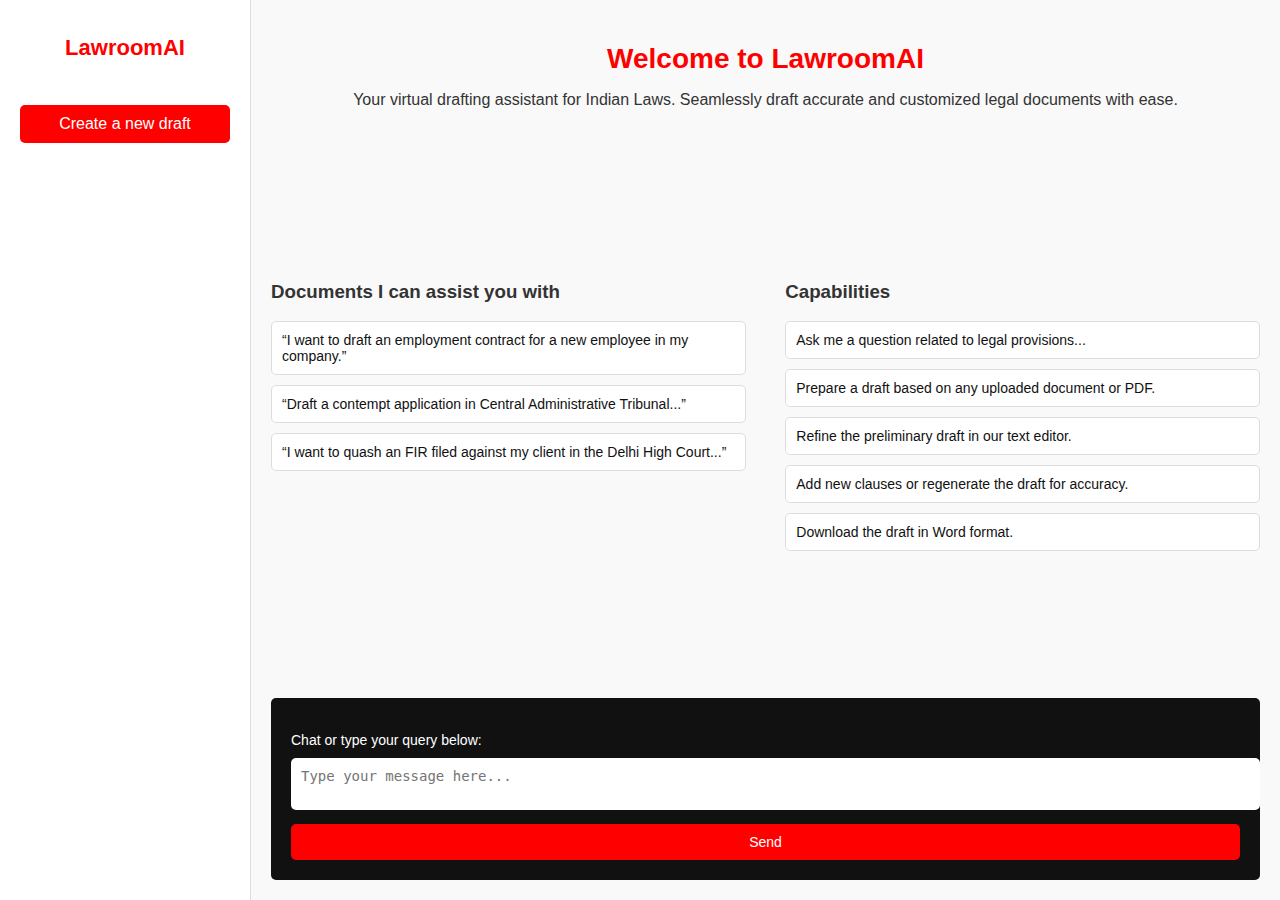
<file: index.html>
<!DOCTYPE html>
<html lang="en">
<head>
    <meta charset="UTF-8">
    <meta name="viewport" content="width=device-width, initial-scale=1.0">
    <title>LawroomAI Drafting Bot</title>
    <link rel="stylesheet" href="styles.css">
</head>
<body>
    <div class="container">
        <aside class="sidebar">
            <div class="sidebar-content">
                <h1 class="logo">LawroomAI</h1>
                <button class="menu-button">Create a new draft</button>
            </div>
        </aside>
        <main class="main-content">
            <section class="welcome">
                <h2>Welcome to LawroomAI</h2>
                <p>Your virtual drafting assistant for Indian Laws. Seamlessly draft accurate and customized legal documents with ease.</p>
            </section>
            <section class="features">
                <div class="documents">
                    <h3>Documents I can assist you with</h3>
                    <button class="document-option" data-text="I want to draft an employment contract for a new employee in my company.">“I want to draft an employment contract for a new employee in my company.”</button>
                    <button class="document-option" data-text="Draft a contempt application in Central Administrative Tribunal...">“Draft a contempt application in Central Administrative Tribunal...”</button>
                    <button class="document-option" data-text="I want to quash an FIR filed against my client in the Delhi High Court...">“I want to quash an FIR filed against my client in the Delhi High Court...”</button>
                </div>
                <div class="capabilities">
                    <h3>Capabilities</h3>
                    <button>Ask me a question related to legal provisions...</button>
                    <button>Prepare a draft based on any uploaded document or PDF.</button>
                    <button>Refine the preliminary draft in our text editor.</button>
                    <button>Add new clauses or regenerate the draft for accuracy.</button>
                    <button>Download the draft in Word format.</button>
                </div>
            </section>
            <footer class="chat-section">
                <p>Chat or type your query below:</p>
                <textarea id="chatInput" placeholder="Type your message here..."></textarea>
                <button class="send-btn" onclick="redirectToPage()">Send</button>
            </footer>
        </main>
    </div>

    <script>
        // JavaScript to handle populating the input box
        document.querySelectorAll('.document-option').forEach(button => {
            button.addEventListener('click', () => {
                const text = button.getAttribute('data-text'); // Get the text from the data attribute
                const chatInput = document.getElementById('chatInput');
                chatInput.value = text; // Set the input box value to the clicked option's text
                chatInput.focus(); // Automatically focus on the chat box
            });
        });

        // Function to redirect to page2.html
        function redirectToPage() {
            window.location.href = "page2.html";
        }
    </script>
</body>
</html>
</file>
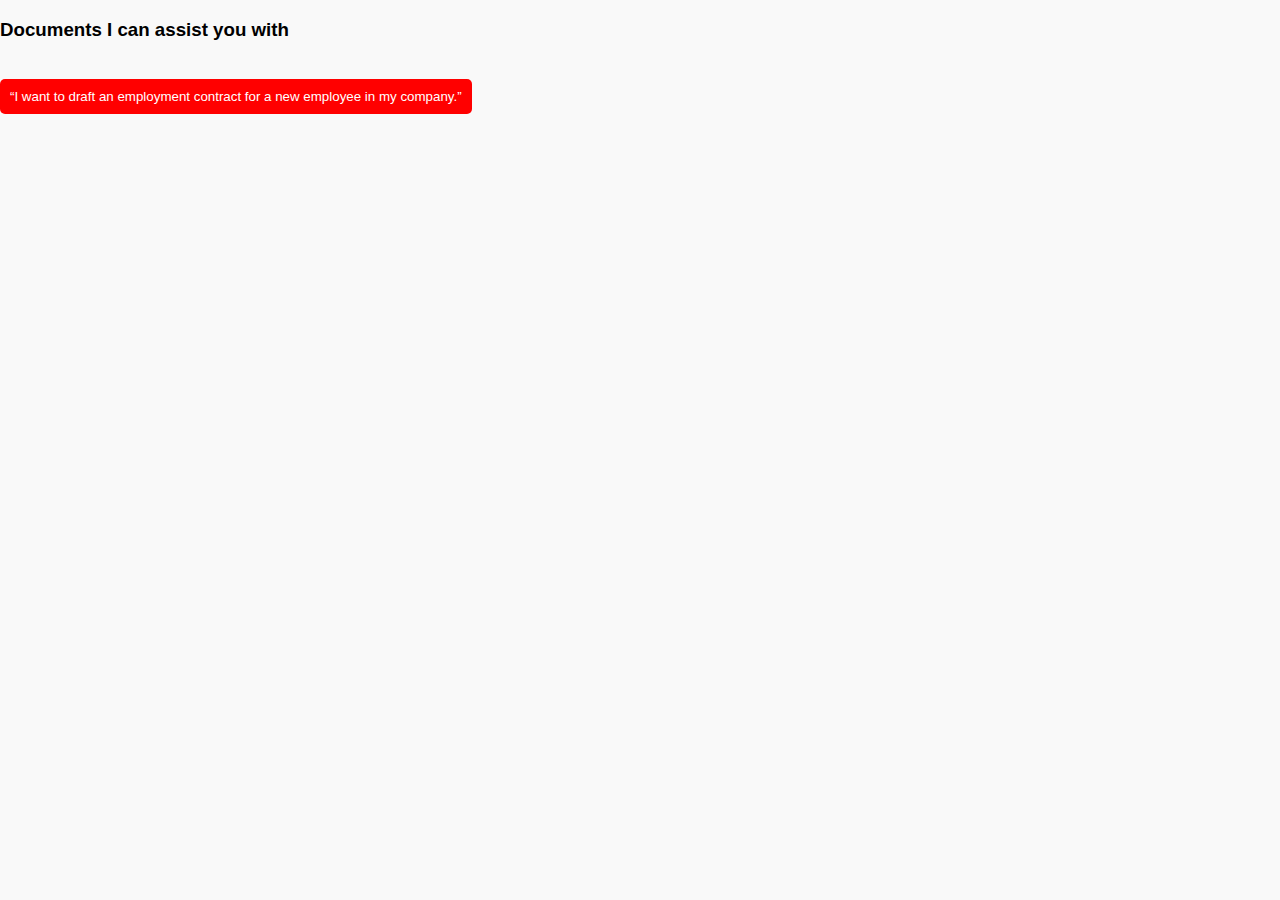
<file: page2.html>
<!DOCTYPE html>
<html lang="en">
<head>
    <meta charset="UTF-8">
    <meta name="viewport" content="width=device-width, initial-scale=1.0">
    <title>LawroomAI Drafting Bot</title>
    <style>
        body {
            font-family: Arial, sans-serif;
            margin: 0;
            padding: 0;
            display: flex;
            flex-direction: column;
            background-color: #f9f9f9;
        }

        #main-container {
            display: flex;
            flex-direction: row;
            height: 100vh;
            width: 100%;
        }

        .editor-container {
            display: flex;
            flex: 1;
            flex-direction: row;
            padding: 20px;
            gap: 20px;
        }

        .editor {
            flex: 2;
            background: white;
            padding: 20px;
            border: 1px solid #ddd;
            overflow-y: auto;
        }

        .fields {
            flex: 1;
            background: #f9f9f9;
            padding: 20px;
            border-left: 1px solid #ddd;
            overflow-y: auto;
        }

        .fields form {
            display: flex;
            flex-direction: column;
            gap: 15px;
        }

        input {
            padding: 8px;
            border: 1px solid #ddd;
            border-radius: 4px;
        }

        input:focus {
            outline: none;
            border-color: red;
        }

        .features .documents button {
            margin-top: 20px;
            padding: 10px;
            background-color: red;
            color: white;
            border: none;
            border-radius: 5px;
            cursor: pointer;
        }

        .features .documents button:hover {
            background-color: #cc0000;
        }
    </style>
</head>
<body>
    <div id="main-container">
        <!-- Draft Editor Section -->
        <div class="editor-container" style="display: none;">
            <div class="editor">
                <h2>Employment Contract</h2>
                <div id="draft-content">
                    <!-- The draft template goes here -->
                    <p>
                        This Employment Contract ("Contract") is made on this 
                        <span id="day-placeholder">{day}</span> day of 
                        <span id="month-placeholder">{month}</span>, 
                        <span id="year-placeholder">{year}</span>, between 
                        <span id="company-name-placeholder">{company_name}</span>, a company incorporated under the Companies Act, 2013, having its registered office at 
                        <span id="company-address-placeholder">{company_address}</span> (hereinafter referred to as the "Employer"), and 
                        <span id="employee-name-placeholder">{employee_name}</span>, S/o, D/o, W/o 
                        <span id="parent-spouse-placeholder">{parent_spouse_name}</span>, residing at 
                        <span id="employee-address-placeholder">{employee_address}</span> (hereinafter referred to as the "Employee").
                    </p>
                    <p>
                        WHEREAS the Employer desires to employ the Employee, and the Employee desires to be employed by the Employer, and both parties wish to specify the terms and conditions of such employment;
                    </p>
                    <p>NOW, THEREFORE, in consideration of the mutual covenants and agreements contained herein, the parties hereto agree as follows:</p>
                    <ul>
                        <li>
                            <b>Position and Duties:</b>
                            <ul>
                                <li>That the Employee shall be employed in the capacity of <span id="job-title-placeholder">{job_title}</span>.</li>
                                <li>That the Employee agrees to perform all duties and responsibilities related to the position as may be reasonably assigned by the Employer.</li>
                            </ul>
                        </li>
                        <!-- Add other sections of the draft here -->
                    </ul>
                </div>
            </div>
            <div class="fields">
                <h3>Fill Details</h3>
                <form id="details-form">
                    <label>Day</label>
                    <input type="text" id="day-input" placeholder="Day" />
                    
                    <label>Month</label>
                    <input type="text" id="month-input" placeholder="Month" />
                    
                    <label>Year</label>
                    <input type="text" id="year-input" placeholder="Year" />
                    
                    <label>Company Name</label>
                    <input type="text" id="company-name-input" placeholder="Company Name" />
                    
                    <label>Company Address</label>
                    <input type="text" id="company-address-input" placeholder="Company Address" />
                    
                    <label>Employee Name</label>
                    <input type="text" id="employee-name-input" placeholder="Employee Name" />
                    
                    <label>Parent/Spouse Name</label>
                    <input type="text" id="parent-spouse-input" placeholder="Parent/Spouse Name" />
                    
                    <label>Employee Address</label>
                    <input type="text" id="employee-address-input" placeholder="Employee Address" />
                    
                    <label>Job Title</label>
                    <input type="text" id="job-title-input" placeholder="Job Title" />
                </form>
            </div>
        </div>
        <!-- Draft Selection Section -->
        <div class="main-content">
            <section class="features">
                <div class="documents">
                    <h3>Documents I can assist you with</h3>
                    <button id="employment-contract-btn">“I want to draft an employment contract for a new employee in my company.”</button>
                </div>
            </section>
        </div>
    </div>

    <script>
        // Handle showing the editor when "Send" is clicked
        document.getElementById('employment-contract-btn').addEventListener('click', () => {
            document.querySelector('.editor-container').style.display = 'flex';
            document.querySelector('.main-content').style.display = 'none';
        });

        // Update draft content dynamically
        const fields = [
            { inputId: 'day-input', placeholderId: 'day-placeholder' },
            { inputId: 'month-input', placeholderId: 'month-placeholder' },
            { inputId: 'year-input', placeholderId: 'year-placeholder' },
            { inputId: 'company-name-input', placeholderId: 'company-name-placeholder' },
            { inputId: 'company-address-input', placeholderId: 'company-address-placeholder' },
            { inputId: 'employee-name-input', placeholderId: 'employee-name-placeholder' },
            { inputId: 'parent-spouse-input', placeholderId: 'parent-spouse-placeholder' },
            { inputId: 'employee-address-input', placeholderId: 'employee-address-placeholder' },
            { inputId: 'job-title-input', placeholderId: 'job-title-placeholder' },
        ];

        fields.forEach(field => {
            const input = document.getElementById(field.inputId);
            const placeholder = document.getElementById(field.placeholderId);

            input.addEventListener('input', () => {
                placeholder.textContent = input.value || `{${field.placeholderId.split('-')[0]}}`;
            });
        });
    </script>
</body>
</html>
</file>
<file: styles.css>
/* styles.css */
body {
    font-family: Arial, sans-serif;
    margin: 0;
    padding: 0;
    display: flex;
    height: 100vh;
    background-color: #f9f9f9;
    color: #333;
}

.container {
    display: flex;
    width: 100%;
}

.sidebar {
    width: 60px; /* Collapsed width */
    background-color: white;
    border-right: 1px solid #ddd;
    transition: width 0.3s;
    position: relative;
}

.sidebar:hover {
    width: 250px; /* Expanded width */
}

.sidebar-content {
    display: flex;
    flex-direction: column;
    align-items: center;
    padding: 20px;
}

.logo {
    font-size: 22px;
    font-weight: bold;
    color: red;
    text-align: center;
    display: none; /* Hidden in collapsed view */
    transition: opacity 0.3s;
}

.sidebar:hover .logo {
    display: block; /* Show on hover */
    opacity: 1;
}

.menu-button {
    margin-top: 30px;
    padding: 10px;
    width: 100%;
    font-size: 16px;
    background-color: red;
    color: white;
    border: none;
    cursor: pointer;
    border-radius: 5px;
    text-align: center;
    display: none; /* Hidden in collapsed view */
}

.sidebar:hover .menu-button {
    display: block; /* Show on hover */
}

.main-content {
    flex-grow: 1;
    padding: 20px;
    display: flex;
    flex-direction: column;
    justify-content: space-between;
}

.welcome {
    text-align: center;
    margin-bottom: 30px;
}

.welcome h2 {
    color: red;
    font-size: 28px;
    margin-bottom: 10px;
}

.features {
    display: flex;
    justify-content: space-between;
    gap: 20px;
}

.documents, .capabilities {
    width: 48%;
}

.documents button, .capabilities button {
    display: block;
    width: 100%;
    margin-bottom: 10px;
    padding: 10px;
    background-color: white;
    color: #111;
    border: 1px solid #ddd;
    cursor: pointer;
    border-radius: 5px;
    text-align: left;
    font-size: 14px;
    transition: 0.3s;
}

.documents button:hover, .capabilities button:hover {
    background-color: #f1f1f1;
}

.chat-section {
    margin-top: 30px;
    background-color: #111;
    padding: 20px;
    border-radius: 5px;
    color: white;
}

.chat-section p {
    margin-bottom: 10px;
    font-size: 14px;
}

textarea {
    width: 100%;
    padding: 10px;
    border: none;
    border-radius: 5px;
    margin-bottom: 10px;
    font-size: 14px;
    resize: none;
}

.send-btn {
    width: 100%;
    padding: 10px;
    background-color: red;
    color: white;
    border: none;
    font-size: 14px;
    border-radius: 5px;
    cursor: pointer;
    transition: 0.3s;
}

.send-btn:hover {
    background-color: #cc0000;
}
</file>
